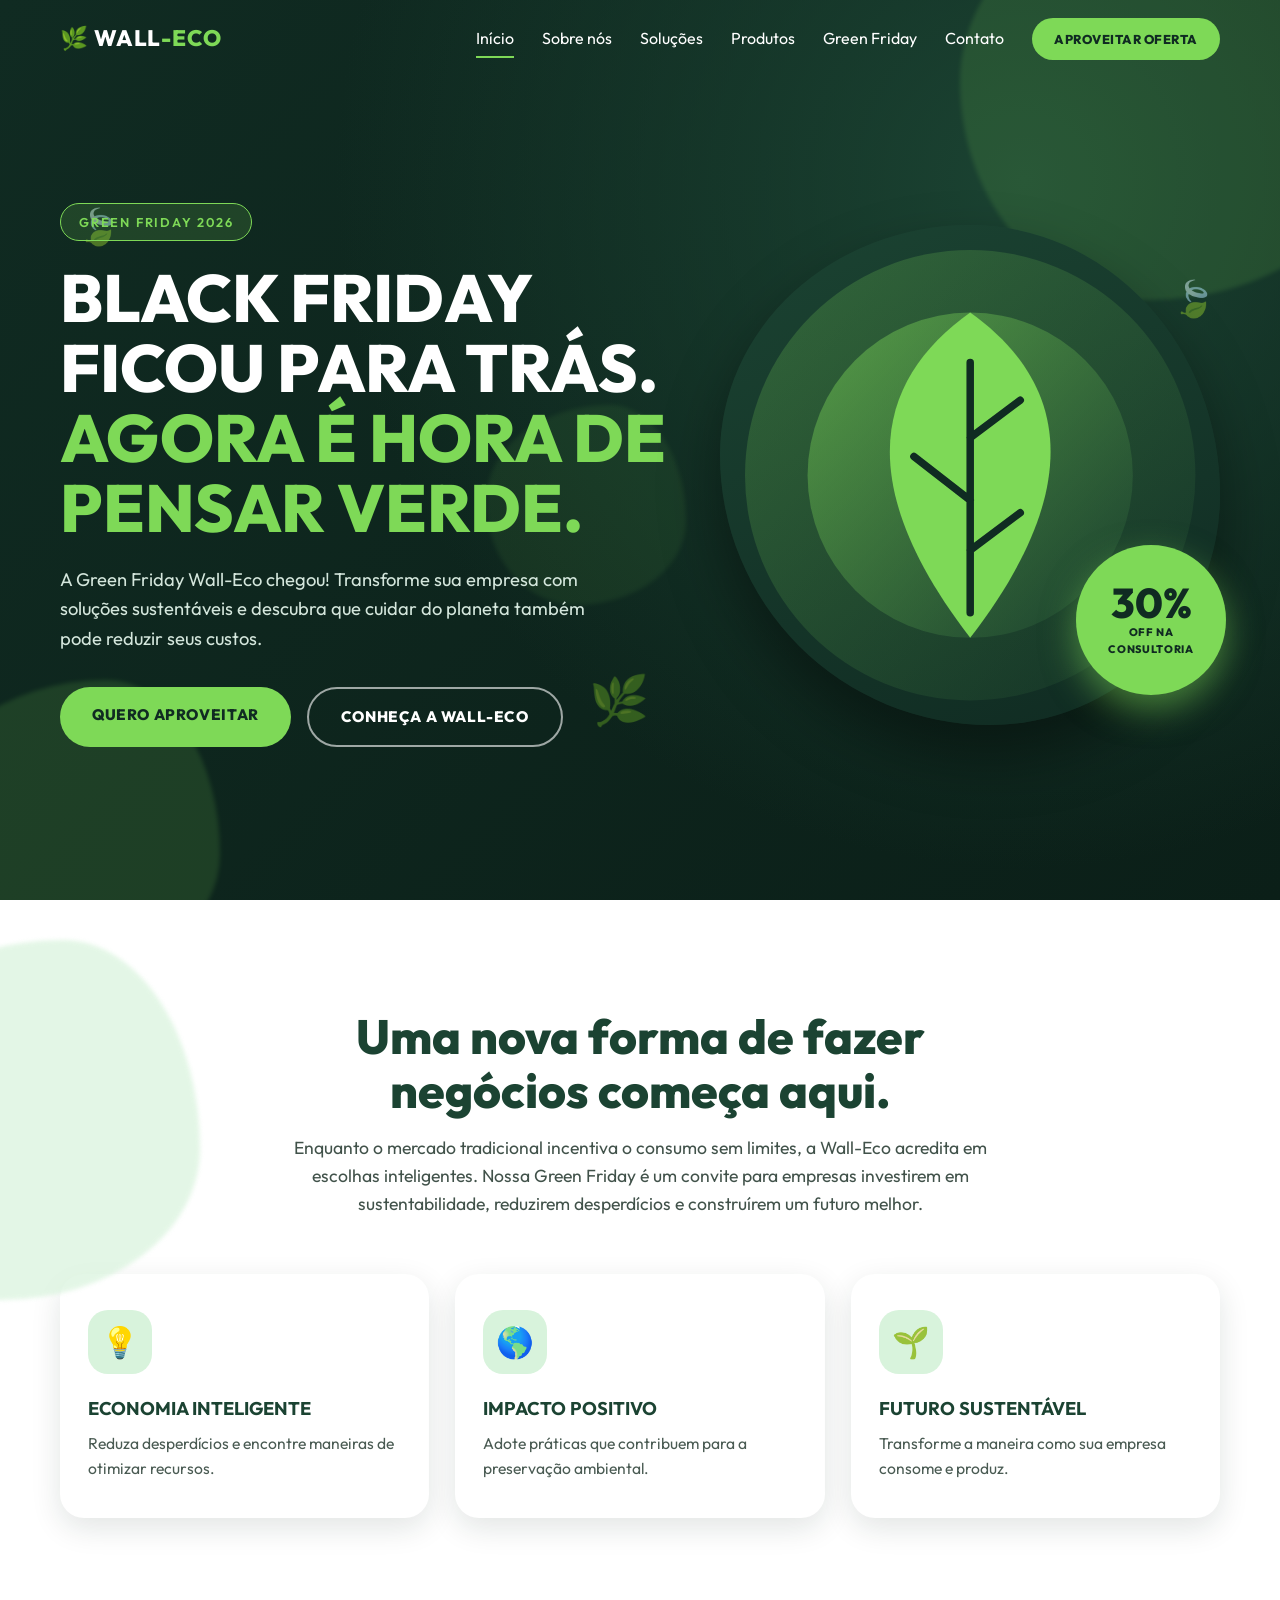
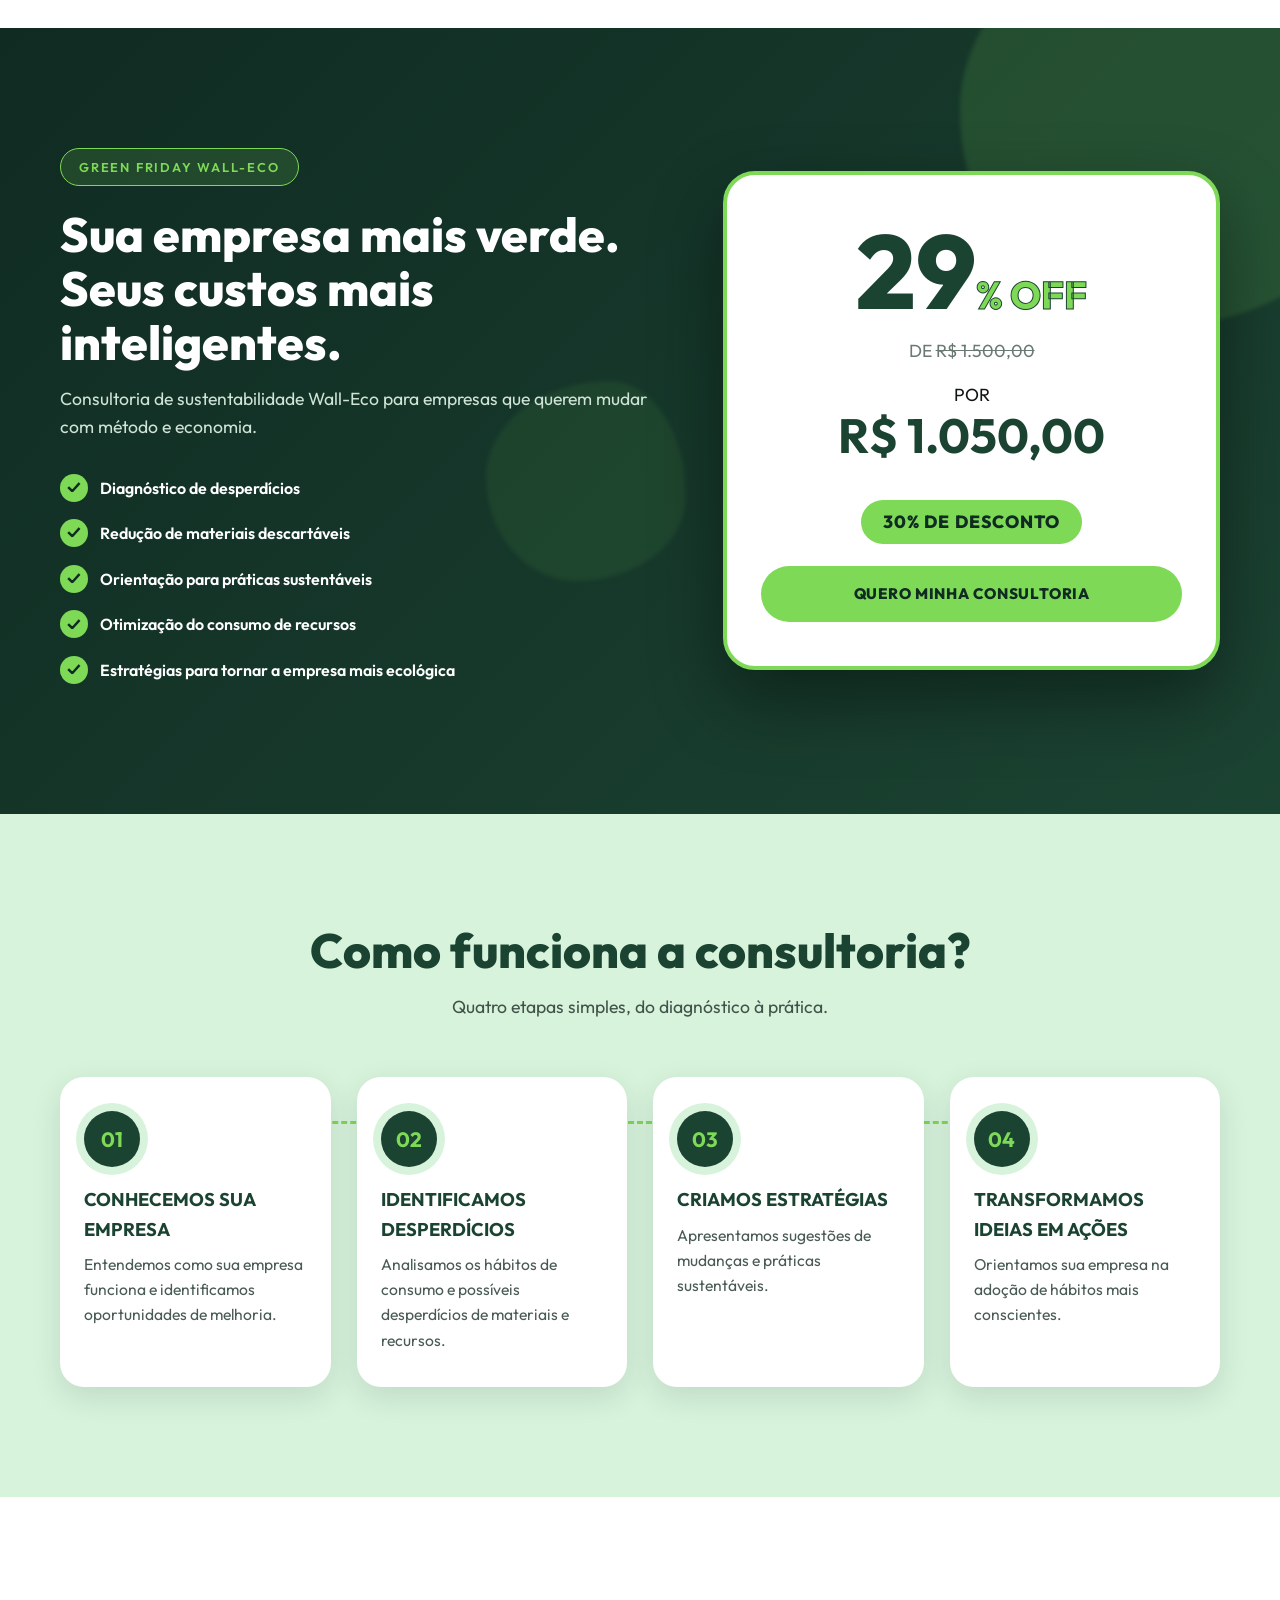
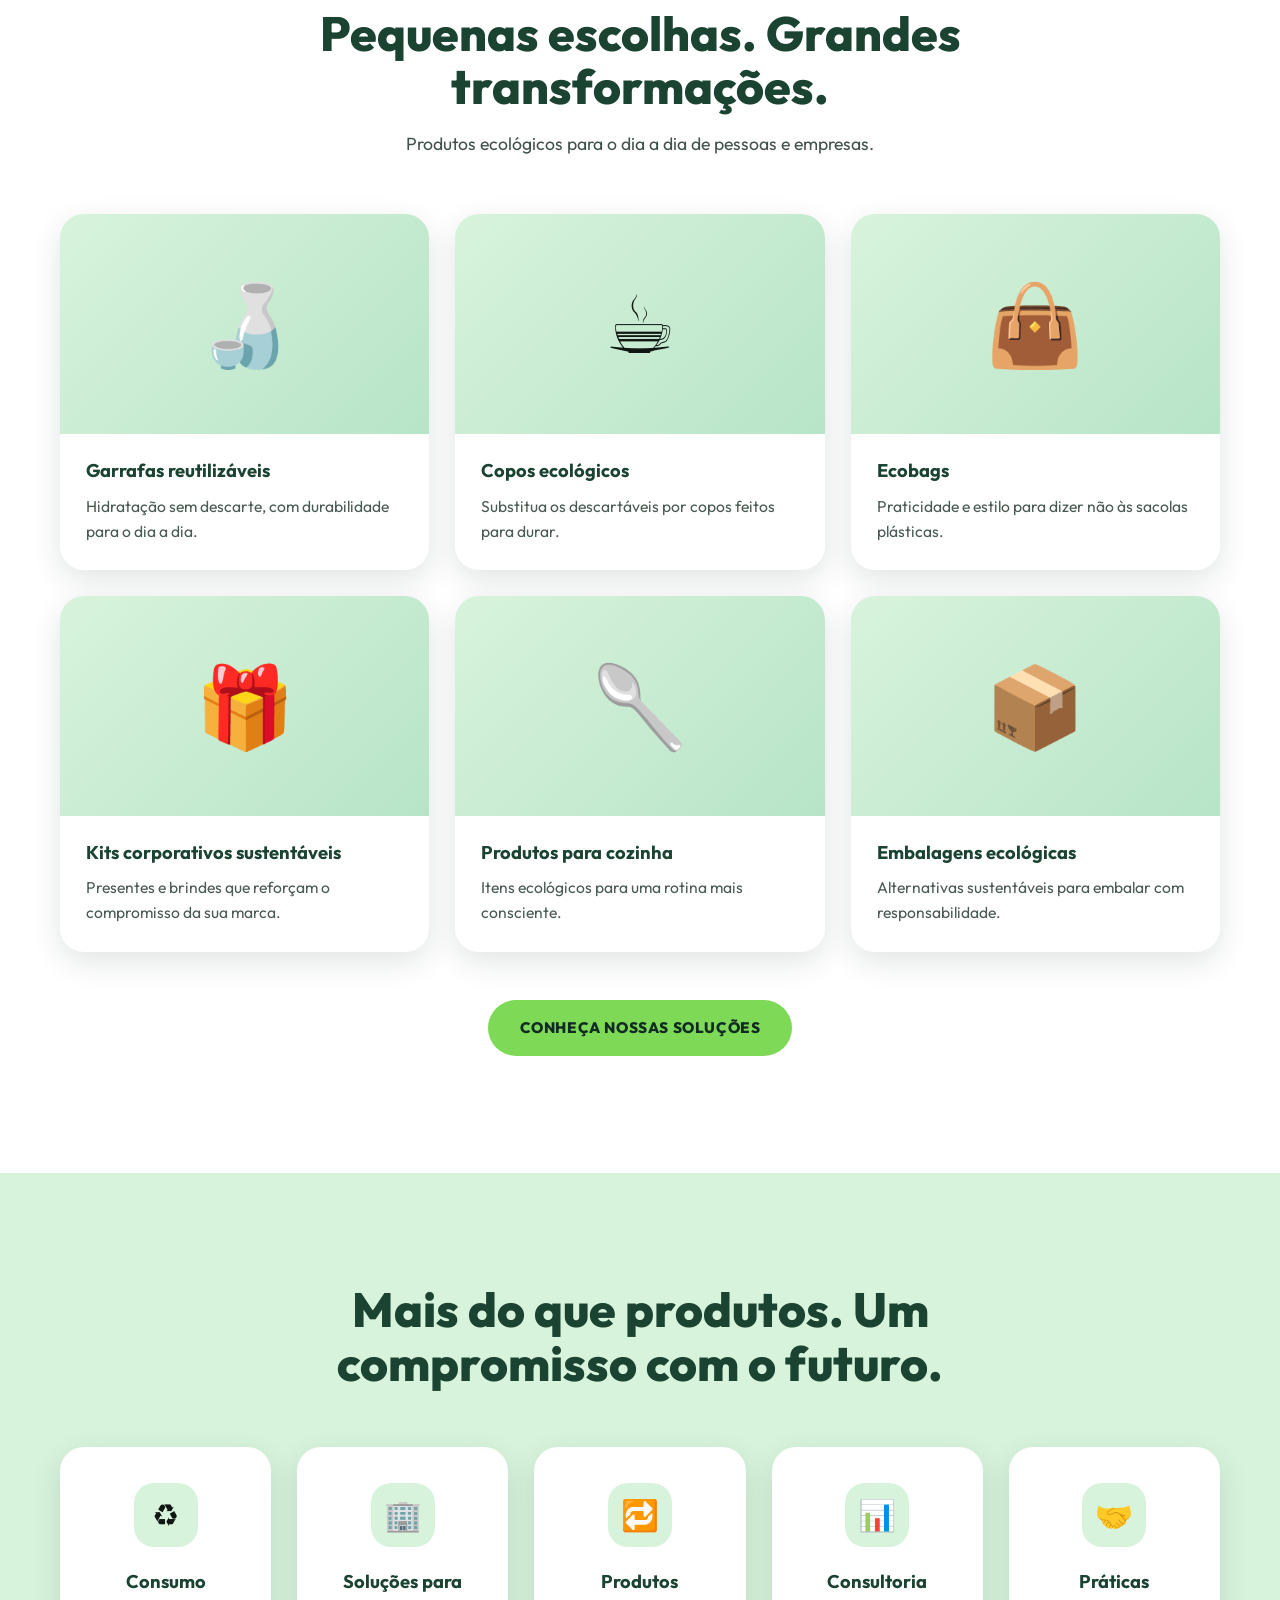
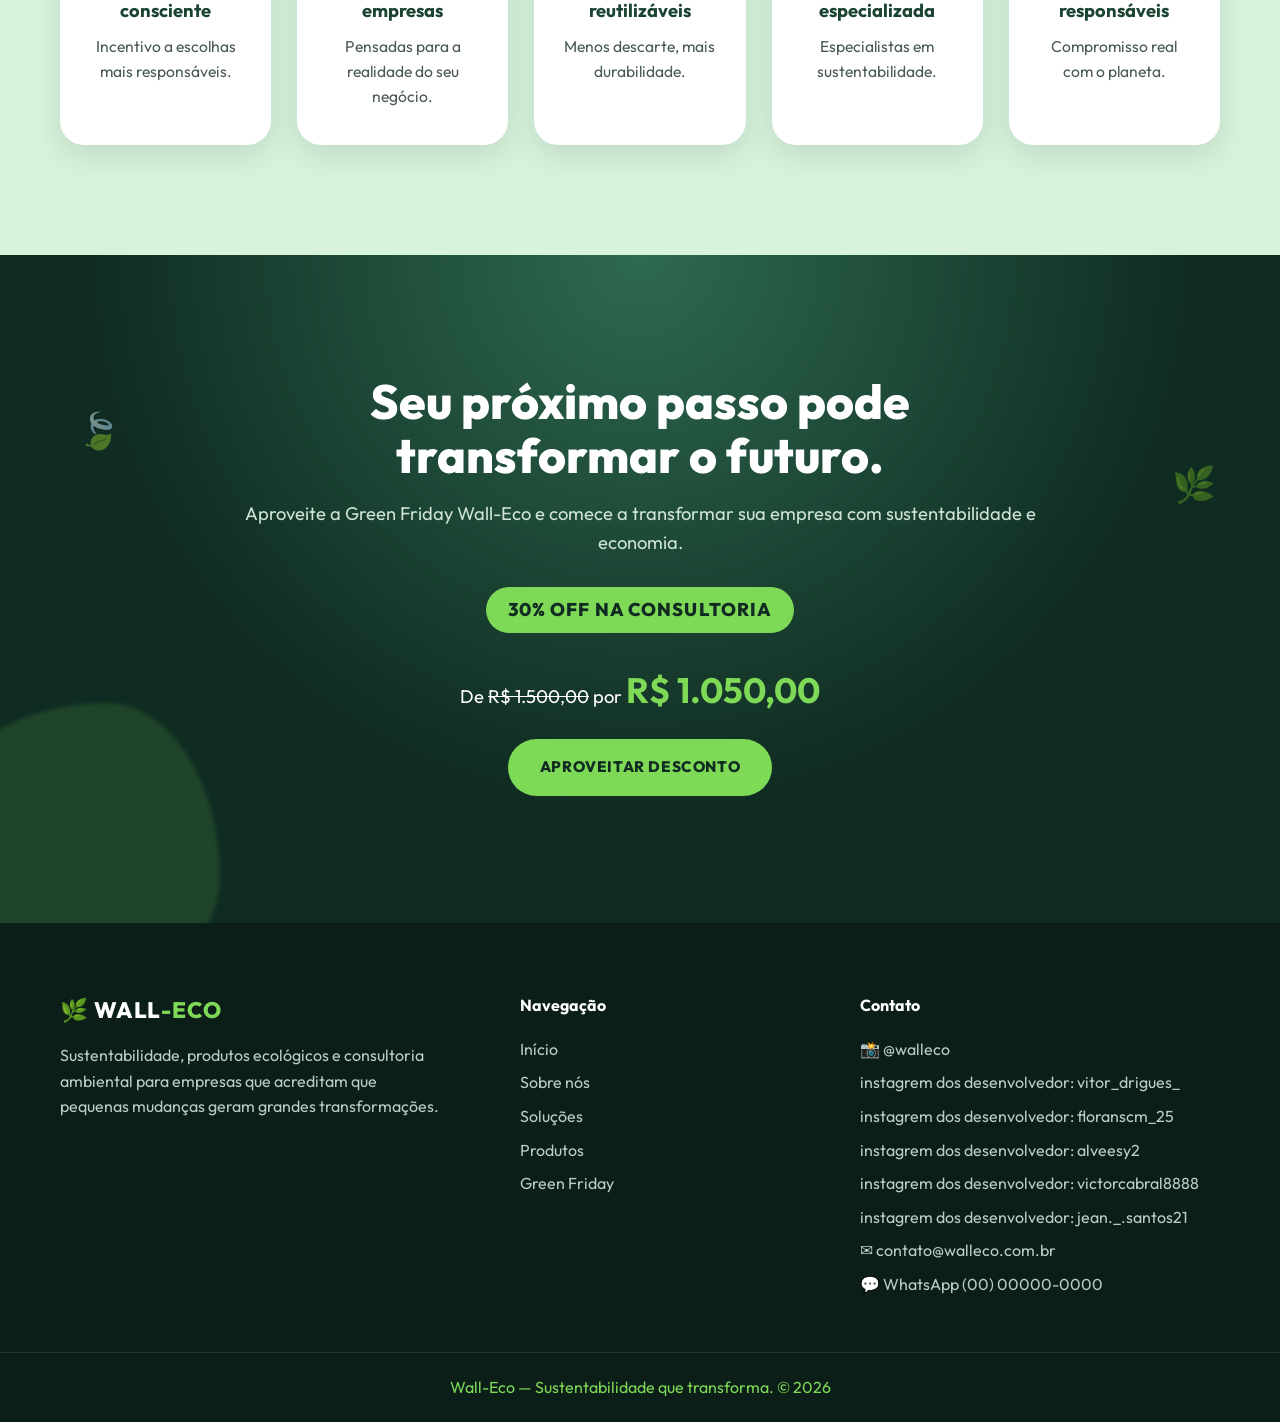
<file: index.html>
<!DOCTYPE html>
<html lang="pt-BR">
<head>
<meta charset="UTF-8">
<meta name="viewport" content="width=device-width, initial-scale=1">
<title>Green Friday — WALL-ECO | 30% OFF na Consultoria de Sustentabilidade</title>
<meta name="description" content="Green Friday Wall-Eco: 30% de desconto na consultoria de sustentabilidade para empresas.">
<link rel="preconnect" href="https://fonts.googleapis.com">
<link rel="preconnect" href="https://fonts.gstatic.com" crossorigin>
<link href="https://fonts.googleapis.com/css2?family=Outfit:wght@300;400;600;800&display=swap" rel="stylesheet">
<link rel="stylesheet" href="css/style.css">
</head>
<body>

<!-- ============ 1. MENU ============ -->
<header class="nav" id="nav">
  <div class="container nav__in">
    <a href="#inicio" class="logo">🌿 WALL<span>-ECO</span></a>
    <nav class="menu" id="menu">
      <a href="#inicio">Início</a>
      <a href="#sobre">Sobre nós</a>
      <a href="#solucoes">Soluções</a>
      <a href="#produtos">Produtos</a>
      <a href="#oferta">Green Friday</a>
      <a href="#contato">Contato</a>
      <a href="#oferta" class="btn btn--sm menu__cta">APROVEITAR OFERTA</a>
    </nav>
    <button class="burger" id="burger" aria-label="Abrir menu" aria-expanded="false"><span></span><span></span><span></span></button>
  </div>
</header>

<main>
<!-- ============ 2. HERO ============ -->
<section class="hero" id="inicio">
  <span class="blob b1"></span><span class="blob b2"></span><span class="blob b3"></span>
  <span class="leaf l1">🍃</span><span class="leaf l2">🌿</span><span class="leaf l3">🍃</span>
  <div class="container hero__in">
    <div class="hero__text reveal">
      <span class="tag">GREEN FRIDAY 2026</span>
      <h1>Black Friday ficou para trás. <em>Agora é hora de pensar verde.</em></h1>
      <p>A Green Friday Wall-Eco chegou! Transforme sua empresa com soluções sustentáveis e descubra que cuidar do planeta também pode reduzir seus custos.</p>
      <div class="hero__btns">
        <a href="#oferta" class="btn">QUERO APROVEITAR</a>
        <a href="#sobre" class="btn btn--ghost">CONHEÇA A WALL-ECO</a>
      </div>
    </div>
    <div class="hero__art reveal d2">
      <div class="art" data-img="hero.jpg">
        <svg viewBox="0 0 400 400" aria-hidden="true">
          <defs><linearGradient id="g" x1="0" y1="0" x2="1" y2="1"><stop offset="0" stop-color="#7ED957"/><stop offset="1" stop-color="#1B4332"/></linearGradient></defs>
          <circle cx="200" cy="200" r="180" fill="url(#g)" opacity=".25"/>
          <circle cx="200" cy="200" r="130" fill="url(#g)" opacity=".5"/>
          <path d="M200 70c70 50 100 130 0 260C100 200 130 120 200 70z" fill="#7ED957"/>
          <path d="M200 110v200M200 170l40-30M200 220l-45-35M200 260l40-30" stroke="#102B22" stroke-width="6" stroke-linecap="round" fill="none"/>
        </svg>
      </div>
      <div class="seal"><b>30%</b><small>OFF NA<br>CONSULTORIA</small></div>
    </div>
  </div>
</section>

<!-- ============ 3. GREEN FRIDAY ============ -->
<section class="sec" id="sobre">
  <span class="blob b4"></span>
  <div class="container">
    <div class="head reveal">
      <h2>Uma nova forma de fazer negócios começa aqui.</h2>
      <p>Enquanto o mercado tradicional incentiva o consumo sem limites, a Wall-Eco acredita em escolhas inteligentes. Nossa Green Friday é um convite para empresas investirem em sustentabilidade, reduzirem desperdícios e construírem um futuro melhor.</p>
    </div>
    <div class="grid g3">
      <article class="card reveal"><i>💡</i><h3>ECONOMIA INTELIGENTE</h3><p>Reduza desperdícios e encontre maneiras de otimizar recursos.</p></article>
      <article class="card reveal d2"><i>🌎</i><h3>IMPACTO POSITIVO</h3><p>Adote práticas que contribuem para a preservação ambiental.</p></article>
      <article class="card reveal d3"><i>🌱</i><h3>FUTURO SUSTENTÁVEL</h3><p>Transforme a maneira como sua empresa consome e produz.</p></article>
    </div>
  </div>
</section>

<!-- ============ 4. OFERTA ============ -->
<section class="offer" id="oferta">
  <span class="blob b1"></span><span class="blob b3"></span>
  <div class="container offer__in">
    <div class="reveal">
      <span class="tag">GREEN FRIDAY WALL-ECO</span>
      <h2>Sua empresa mais verde. Seus custos mais inteligentes.</h2>
      <p>Consultoria de sustentabilidade Wall-Eco para empresas que querem mudar com método e economia.</p>
      <ul class="checks">
        <li>Diagnóstico de desperdícios</li>
        <li>Redução de materiais descartáveis</li>
        <li>Orientação para práticas sustentáveis</li>
        <li>Otimização do consumo de recursos</li>
        <li>Estratégias para tornar a empresa mais ecológica</li>
      </ul>
    </div>
    <div class="price reveal d2">
      <div class="big"><span class="count" data-count="30">0</span><small>% OFF</small></div>
      <p class="from">DE <s>R$ 1.500,00</s></p>
      <p class="to">POR <strong>R$ 1.050,00</strong></p>
      <p class="pill">30% DE DESCONTO</p>
      <a href="#contato" class="btn btn--block" data-wa="Olá! Quero minha consultoria Green Friday Wall-Eco (30% OFF).">QUERO MINHA CONSULTORIA</a>
    </div>
  </div>
</section>

<!-- ============ 5. COMO FUNCIONA ============ -->
<section class="sec sec--light" id="solucoes">
  <div class="container">
    <div class="head reveal"><h2>Como funciona a consultoria?</h2><p>Quatro etapas simples, do diagnóstico à prática.</p></div>
    <div class="steps">
      <div class="step reveal"><b>01</b><h3>CONHECEMOS SUA EMPRESA</h3><p>Entendemos como sua empresa funciona e identificamos oportunidades de melhoria.</p></div>
      <div class="step reveal d2"><b>02</b><h3>IDENTIFICAMOS DESPERDÍCIOS</h3><p>Analisamos os hábitos de consumo e possíveis desperdícios de materiais e recursos.</p></div>
      <div class="step reveal d3"><b>03</b><h3>CRIAMOS ESTRATÉGIAS</h3><p>Apresentamos sugestões de mudanças e práticas sustentáveis.</p></div>
      <div class="step reveal d4"><b>04</b><h3>TRANSFORMAMOS IDEIAS EM AÇÕES</h3><p>Orientamos sua empresa na adoção de hábitos mais conscientes.</p></div>
    </div>
  </div>
</section>

<!-- ============ 6. PRODUTOS ============ -->
<section class="sec" id="produtos">
  <div class="container">
    <div class="head reveal"><h2>Pequenas escolhas. Grandes transformações.</h2><p>Produtos ecológicos para o dia a dia de pessoas e empresas.</p></div>
    <div class="grid g3">
      <article class="prod reveal"><div class="ph" data-img="garrafas.jpg"><span>🍶</span></div><h3>Garrafas reutilizáveis</h3><p>Hidratação sem descarte, com durabilidade para o dia a dia.</p></article>
      <article class="prod reveal d2"><div class="ph" data-img="copos.jpg"><span>☕</span></div><h3>Copos ecológicos</h3><p>Substitua os descartáveis por copos feitos para durar.</p></article>
      <article class="prod reveal d3"><div class="ph" data-img="ecobags.jpg"><span>👜</span></div><h3>Ecobags</h3><p>Praticidade e estilo para dizer não às sacolas plásticas.</p></article>
      <article class="prod reveal"><div class="ph" data-img="kits.jpg"><span>🎁</span></div><h3>Kits corporativos sustentáveis</h3><p>Presentes e brindes que reforçam o compromisso da sua marca.</p></article>
      <article class="prod reveal d2"><div class="ph" data-img="cozinha.jpg"><span>🥄</span></div><h3>Produtos para cozinha</h3><p>Itens ecológicos para uma rotina mais consciente.</p></article>
      <article class="prod reveal d3"><div class="ph" data-img="embalagens.jpg"><span>📦</span></div><h3>Embalagens ecológicas</h3><p>Alternativas sustentáveis para embalar com responsabilidade.</p></article>
    </div>
    <p class="center reveal"><a href="#contato" class="btn" data-wa="Olá! Quero conhecer as soluções e produtos da Wall-Eco.">CONHEÇA NOSSAS SOLUÇÕES</a></p>
  </div>
</section>

<!-- ============ 7. DIFERENCIAIS ============ -->
<section class="sec sec--light">
  <div class="container">
    <div class="head reveal"><h2>Mais do que produtos. Um compromisso com o futuro.</h2></div>
    <div class="grid g5">
      <div class="feat reveal"><i>♻️</i><h3>Consumo consciente</h3><p>Incentivo a escolhas mais responsáveis.</p></div>
      <div class="feat reveal d2"><i>🏢</i><h3>Soluções para empresas</h3><p>Pensadas para a realidade do seu negócio.</p></div>
      <div class="feat reveal d3"><i>🔁</i><h3>Produtos reutilizáveis</h3><p>Menos descarte, mais durabilidade.</p></div>
      <div class="feat reveal d4"><i>📊</i><h3>Consultoria especializada</h3><p>Especialistas em sustentabilidade.</p></div>
      <div class="feat reveal d5"><i>🤝</i><h3>Práticas responsáveis</h3><p>Compromisso real com o planeta.</p></div>
    </div>
  </div>
</section>

<!-- ============ 8. CHAMADA FINAL ============ -->
<section class="final">
  <span class="blob b2"></span><span class="leaf l1">🍃</span><span class="leaf l3">🌿</span>
  <div class="container reveal">
    <h2>Seu próximo passo pode transformar o futuro.</h2>
    <p>Aproveite a Green Friday Wall-Eco e comece a transformar sua empresa com sustentabilidade e economia.</p>
    <p class="pill">30% OFF NA CONSULTORIA</p>
    <p class="to">De <s>R$ 1.500,00</s> por <strong>R$ 1.050,00</strong></p>
    <a href="#contato" class="btn" data-wa="Olá! Quero aproveitar o desconto da Green Friday Wall-Eco.">APROVEITAR DESCONTO</a>
  </div>
</section>
</main>

<!-- ============ 9. RODAPÉ / CONTATO ============ -->
<footer class="foot" id="contato">
  <div class="container foot__in">
    <div>
      <a href="#inicio" class="logo">🌿 WALL<span>-ECO</span></a>
      <p>Sustentabilidade, produtos ecológicos e consultoria ambiental para empresas que acreditam que pequenas mudanças geram grandes transformações.</p>
    </div>
    <div>
      <h4>Navegação</h4>
      <a href="#inicio">Início</a><a href="#sobre">Sobre nós</a><a href="#solucoes">Soluções</a><a href="#produtos">Produtos</a><a href="#oferta">Green Friday</a>
    </div>
    <div>
      <h4>Contato</h4>
      <!-- EDITE AQUI: dados de contato (placeholders) -->
      <a href="https://instagram.com/walleco" target="_blank" rel="noopener">📸 @walleco</a>
            <a href="https://instagram.com/vitor_drigues_" target="_blank" rel="noopener">instagrem dos desenvolvedor: vitor_drigues_</a>
                        <a href="https://instagram.com/floranscm_25" target="_blank" rel="noopener">instagrem dos desenvolvedor: floranscm_25</a>
                                                <a href="https://instagram.com/alveesy2" target="_blank" rel="noopener">instagrem dos desenvolvedor: alveesy2</a> 
                                                                                               <a href="https://instagram.com/victorcabral8888" target="_blank" rel="noopener">instagrem dos desenvolvedor: victorcabral8888</a>
                                                                                                                                               <a href="https://instagram.com/jean._.santos21" target="_blank" rel="noopener">instagrem dos desenvolvedor: jean._.santos21</a> 


                                                

                        


      <a href="mailto:contato@walleco.com.br">✉️ contato@walleco.com.br</a>
      <a href="https://wa.me/5500000000000" target="_blank" rel="noopener" data-wa="Olá! Gostaria de falar com a Wall-Eco.">💬 WhatsApp (00) 00000-0000</a>
    </div>
  </div>
  <p class="foot__end">Wall-Eco — Sustentabilidade que transforma. © <span id="year">2026</span></p>
</footer>

<script src="js/script.js"></script>
</body>
</html>
</file>
<file: css/style.css>
/* =========================================================
   WALL-ECO — Green Friday | style.css
   ========================================================= */

/* ---------- Variáveis ---------- */
:root{
  --dark:#102B22; --green:#1B4332; --vivid:#7ED957; --light:#D8F3DC;
  --white:#fff; --ink:#101713;
  --radius:24px; --shadow:0 10px 30px rgba(16,43,34,.12);
  --ease:cubic-bezier(.22,.8,.25,1);
}

/* ---------- Reset / base ---------- */
*,*::before,*::after{box-sizing:border-box;margin:0;padding:0}
html{scroll-behavior:smooth;scroll-padding-top:76px}
body{font-family:'Outfit',system-ui,sans-serif;color:var(--ink);background:var(--white);line-height:1.6;overflow-x:hidden}
img,svg{max-width:100%;display:block}
a{color:inherit;text-decoration:none}
ul{list-style:none}
.container{width:min(1160px,92%);margin-inline:auto}
.center{text-align:center;margin-top:48px}

/* ---------- Botões ---------- */
.btn{position:relative;display:inline-block;padding:16px 32px;border-radius:999px;background:var(--vivid);color:var(--dark);
  font-weight:800;letter-spacing:.04em;font-size:.95rem;overflow:hidden;isolation:isolate;
  transition:transform .3s var(--ease),box-shadow .3s var(--ease)}
.btn::before{content:"";position:absolute;inset:0;background:var(--white);transform:translateX(-101%);transition:transform .4s var(--ease);z-index:-1}
.btn:hover{transform:translateY(-3px);box-shadow:0 12px 28px rgba(126,217,87,.45)}
.btn:hover::before{transform:translateX(0)}
.btn--ghost{background:transparent;color:var(--white);border:2px solid rgba(255,255,255,.6)}
.btn--ghost::before{background:var(--vivid)}
.btn--ghost:hover{color:var(--dark);border-color:var(--vivid)}
.btn--sm{padding:11px 22px;font-size:.8rem}
.btn--block{display:block;text-align:center;width:100%}

/* ---------- Menu ---------- */
.nav{position:fixed;inset:0 0 auto 0;z-index:100;padding:18px 0;transition:background .4s,padding .4s,box-shadow .4s}
.nav.scrolled{background:rgba(16,43,34,.92);backdrop-filter:blur(12px);padding:10px 0;box-shadow:0 6px 24px rgba(0,0,0,.2)}
.nav__in{display:flex;align-items:center;justify-content:space-between}
.logo{font-weight:800;font-size:1.4rem;color:var(--white);letter-spacing:.04em}
.logo span{color:var(--vivid)}
.menu{display:flex;align-items:center;gap:28px;color:var(--white);font-weight:400}
.menu a:not(.btn){position:relative;padding:4px 0}
.menu a:not(.btn)::after{content:"";position:absolute;left:0;bottom:-2px;height:2px;width:0;background:var(--vivid);transition:width .3s var(--ease)}
.menu a:not(.btn):hover::after,.menu a.active::after{width:100%}
.menu .btn{color:var(--dark)}
.burger{display:none;background:none;border:0;cursor:pointer;width:32px;height:24px;position:relative}
.burger span{position:absolute;left:0;width:100%;height:3px;border-radius:3px;background:var(--white);transition:.35s var(--ease)}
.burger span:nth-child(1){top:0}.burger span:nth-child(2){top:10px}.burger span:nth-child(3){top:20px}
.burger.open span:nth-child(1){top:10px;transform:rotate(45deg)}
.burger.open span:nth-child(2){opacity:0}
.burger.open span:nth-child(3){top:10px;transform:rotate(-45deg)}

/* ---------- Elementos orgânicos flutuantes ---------- */
.blob{position:absolute;border-radius:62% 38% 55% 45%/48% 58% 42% 52%;background:var(--vivid);opacity:.14;filter:blur(2px);animation:morph 14s ease-in-out infinite;pointer-events:none}
.b1{width:420px;height:420px;top:-120px;right:-100px}
.b2{width:300px;height:300px;bottom:-80px;left:-80px;animation-delay:-5s}
.b3{width:200px;height:200px;top:45%;left:38%;animation-delay:-9s;opacity:.08}
.b4{width:360px;height:360px;top:40px;left:-160px;background:var(--light);opacity:.7}
.leaf{position:absolute;font-size:2.2rem;opacity:.5;animation:float 7s ease-in-out infinite;pointer-events:none}
.l1{top:22%;left:6%}.l2{bottom:18%;left:46%;animation-delay:-2s;font-size:3rem}.l3{top:30%;right:5%;animation-delay:-4s}
@keyframes morph{0%,100%{border-radius:62% 38% 55% 45%/48% 58% 42% 52%;transform:rotate(0)}50%{border-radius:40% 60% 42% 58%/60% 40% 60% 40%;transform:rotate(25deg) scale(1.08)}}
@keyframes float{0%,100%{transform:translateY(0) rotate(0)}50%{transform:translateY(-24px) rotate(14deg)}}

/* ---------- Hero ---------- */
.hero{position:relative;min-height:100vh;display:flex;align-items:center;padding:130px 0 80px;color:var(--white);overflow:hidden;
  background:radial-gradient(circle at 80% 20%,#1B4332 0,transparent 55%),linear-gradient(135deg,var(--dark),#0b1f18)}
.hero__in{position:relative;display:grid;grid-template-columns:1.1fr .9fr;gap:48px;align-items:center}
.tag{display:inline-block;padding:8px 18px;border-radius:999px;background:rgba(126,217,87,.15);border:1px solid var(--vivid);color:var(--vivid);font-weight:600;letter-spacing:.14em;font-size:.8rem;margin-bottom:22px}
.hero h1{font-size:clamp(2.2rem,5.2vw,4.3rem);line-height:1.05;font-weight:800;text-transform:uppercase;margin-bottom:22px}
.hero h1 em{font-style:normal;color:var(--vivid)}
.hero p{font-size:1.15rem;color:#d4e6dc;max-width:560px}
.hero__btns{display:flex;flex-wrap:wrap;gap:16px;margin-top:34px}
.hero__art{position:relative}
.art{border-radius:50% 50% 46% 54%/46% 54% 46% 54%;overflow:hidden;background:linear-gradient(160deg,#1B4332,#102B22);box-shadow:0 30px 60px rgba(0,0,0,.4);animation:morph 16s ease-in-out infinite;aspect-ratio:1}
.art svg,.art img{width:100%;height:100%;object-fit:cover}
.seal{position:absolute;right:-6px;bottom:6%;width:150px;height:150px;border-radius:50%;background:var(--vivid);color:var(--dark);display:grid;place-content:center;text-align:center;
  box-shadow:0 14px 34px rgba(126,217,87,.5);animation:pulse 3s ease-in-out infinite}
.seal b{font-size:2.6rem;line-height:1;font-weight:800}.seal small{font-weight:800;font-size:.68rem;letter-spacing:.06em}
@keyframes pulse{0%,100%{transform:scale(1) rotate(-6deg)}50%{transform:scale(1.07) rotate(4deg)}}

/* ---------- Seções ---------- */
.sec{position:relative;padding:110px 0;overflow:hidden}
.sec--light{background:var(--light)}
.head{max-width:760px;margin:0 auto 56px;text-align:center}
.head h2,.offer h2,.final h2{font-size:clamp(1.9rem,4vw,3rem);line-height:1.12;font-weight:800;color:var(--green)}
.head p{margin-top:16px;font-size:1.1rem;color:#41524a}
.grid{display:grid;gap:26px}
.g3{grid-template-columns:repeat(3,1fr)}
.g5{grid-template-columns:repeat(5,1fr)}

/* Cards */
.card,.feat,.step,.prod{background:var(--white);border-radius:var(--radius);box-shadow:var(--shadow);transition:transform .4s var(--ease),box-shadow .4s var(--ease)}
.card,.feat{padding:36px 28px}
.card:hover,.feat:hover,.step:hover,.prod:hover{transform:translateY(-10px) scale(1.025);box-shadow:0 26px 50px rgba(16,43,34,.22)}
.card i,.feat i{display:grid;place-content:center;width:64px;height:64px;border-radius:20px;background:var(--light);font-style:normal;font-size:1.9rem;margin-bottom:20px;transition:.4s var(--ease)}
.card:hover i,.feat:hover i{background:var(--vivid);transform:rotate(-8deg)}
.card h3,.feat h3,.step h3,.prod h3{color:var(--green);font-size:1.15rem;margin-bottom:8px}
.card p,.feat p,.step p,.prod p{color:#4a5b53;font-size:.98rem}
.feat{text-align:center}.feat i{margin-inline:auto}

/* Oferta */
.offer{position:relative;overflow:hidden;padding:120px 0;color:var(--white);background:linear-gradient(135deg,var(--dark),var(--green))}
.offer__in{position:relative;display:grid;grid-template-columns:1.1fr .9fr;gap:56px;align-items:center}
.offer h2,.final h2{color:var(--white)}
.offer p{margin:16px 0 24px;color:#cfe3d7;font-size:1.1rem}
.checks li{padding:10px 0 10px 40px;position:relative;font-weight:600}
.checks li::before{content:"✓";position:absolute;left:0;top:8px;width:28px;height:28px;border-radius:50%;background:var(--vivid);color:var(--dark);display:grid;place-content:center;font-weight:800}
.price{background:var(--white);color:var(--ink);border-radius:32px;padding:44px 34px;text-align:center;box-shadow:0 30px 70px rgba(0,0,0,.4);border:4px solid var(--vivid)}
.big{font-weight:800;color:var(--green);line-height:1}
.big .count{font-size:6.5rem}.big small{font-size:2.4rem;color:var(--vivid);-webkit-text-stroke:1px var(--green)}
.from{margin:14px 0 0!important;color:#6a7a72!important}
.to{font-size:1.2rem}.price .to{color:var(--ink)}
.to strong{display:block;font-size:3rem;color:var(--green);line-height:1.1}
.pill{display:inline-block;margin:14px 0 22px!important;padding:8px 22px;border-radius:999px;background:var(--vivid);color:var(--dark)!important;font-weight:800;letter-spacing:.06em}

/* Etapas */
.steps{display:grid;grid-template-columns:repeat(4,1fr);gap:26px;position:relative}
.steps::before{content:"";position:absolute;top:44px;left:8%;right:8%;border-top:3px dashed var(--vivid)}
.step{position:relative;padding:34px 24px}
.step b{display:grid;place-content:center;width:56px;height:56px;border-radius:50%;background:var(--green);color:var(--vivid);font-size:1.3rem;margin-bottom:18px;box-shadow:0 0 0 8px var(--light)}

/* Produtos */
.prod{overflow:hidden;padding-bottom:26px}
.prod h3,.prod p{padding-inline:26px}
.ph{position:relative;height:220px;margin-bottom:22px;display:grid;place-content:center;overflow:hidden;background:linear-gradient(135deg,var(--light),#b7e4c7)}
.ph span{font-size:5rem;transition:transform .5s var(--ease)}
.ph img{position:absolute;inset:0;width:100%;height:100%;object-fit:cover;transition:transform .6s var(--ease)}
.prod:hover .ph span,.prod:hover .ph img{transform:scale(1.18) rotate(4deg)}

/* Chamada final */
.final{position:relative;overflow:hidden;text-align:center;padding:120px 0;color:var(--white);background:radial-gradient(circle at 50% 0,#2d6a4f,transparent 60%),var(--dark)}
.final .container{position:relative;max-width:820px}
.final p{font-size:1.15rem;color:#cfe3d7;margin:16px 0}
.final .to{margin-bottom:28px;color:var(--white)}.final .to strong{display:inline;font-size:2.2rem;color:var(--vivid)}

/* Rodapé */
.foot{background:#0b1f18;color:#b9cfc3;padding-top:70px}
.foot__in{display:grid;grid-template-columns:1.4fr 1fr 1.2fr;gap:40px}
.foot p{margin-top:14px;max-width:380px}
.foot h4{color:var(--white);margin-bottom:14px}
.foot__in div>a:not(.logo){display:block;padding:4px 0;transition:color .3s,transform .3s}
.foot__in div>a:not(.logo):hover{color:var(--vivid);transform:translateX(6px)}
.foot__end{margin:50px 0 0!important;max-width:none!important;padding:22px;text-align:center;border-top:1px solid rgba(255,255,255,.1);color:var(--vivid)}

/* ---------- Scroll reveal ---------- */
.reveal{opacity:0;transform:translateY(40px);transition:opacity .9s var(--ease),transform .9s var(--ease)}
.reveal.show{opacity:1;transform:none}
.d2{transition-delay:.12s}.d3{transition-delay:.24s}.d4{transition-delay:.36s}.d5{transition-delay:.48s}

/* ---------- Responsivo ---------- */
@media(max-width:1000px){
  .g5{grid-template-columns:repeat(3,1fr)}
  .steps{grid-template-columns:repeat(2,1fr)}.steps::before{display:none}
}
@media(max-width:860px){
  .burger{display:block;z-index:120}
  .menu{position:fixed;inset:0 0 0 auto;width:min(320px,80%);flex-direction:column;justify-content:center;gap:26px;background:var(--dark);
    transform:translateX(100%);transition:transform .5s var(--ease);font-size:1.2rem;box-shadow:-20px 0 50px rgba(0,0,0,.4)}
  .menu.open{transform:none}
  .hero__in,.offer__in{grid-template-columns:1fr}
  .hero{padding-top:110px}.hero__art{max-width:380px;margin:20px auto 0}
  .g3{grid-template-columns:1fr 1fr}
  .foot__in{grid-template-columns:1fr}
}
@media(max-width:560px){
  .g3,.g5,.steps{grid-template-columns:1fr}
  .sec,.offer,.final{padding:80px 0}
  .seal{width:120px;height:120px;right:0}.seal b{font-size:2rem}
  .big .count{font-size:5rem}.to strong{font-size:2.4rem}
  .btn{padding:15px 24px;width:100%;text-align:center}
}
@media(prefers-reduced-motion:reduce){
  *{animation:none!important;transition:none!important}.reveal{opacity:1;transform:none}html{scroll-behavior:auto}
}
</file>
